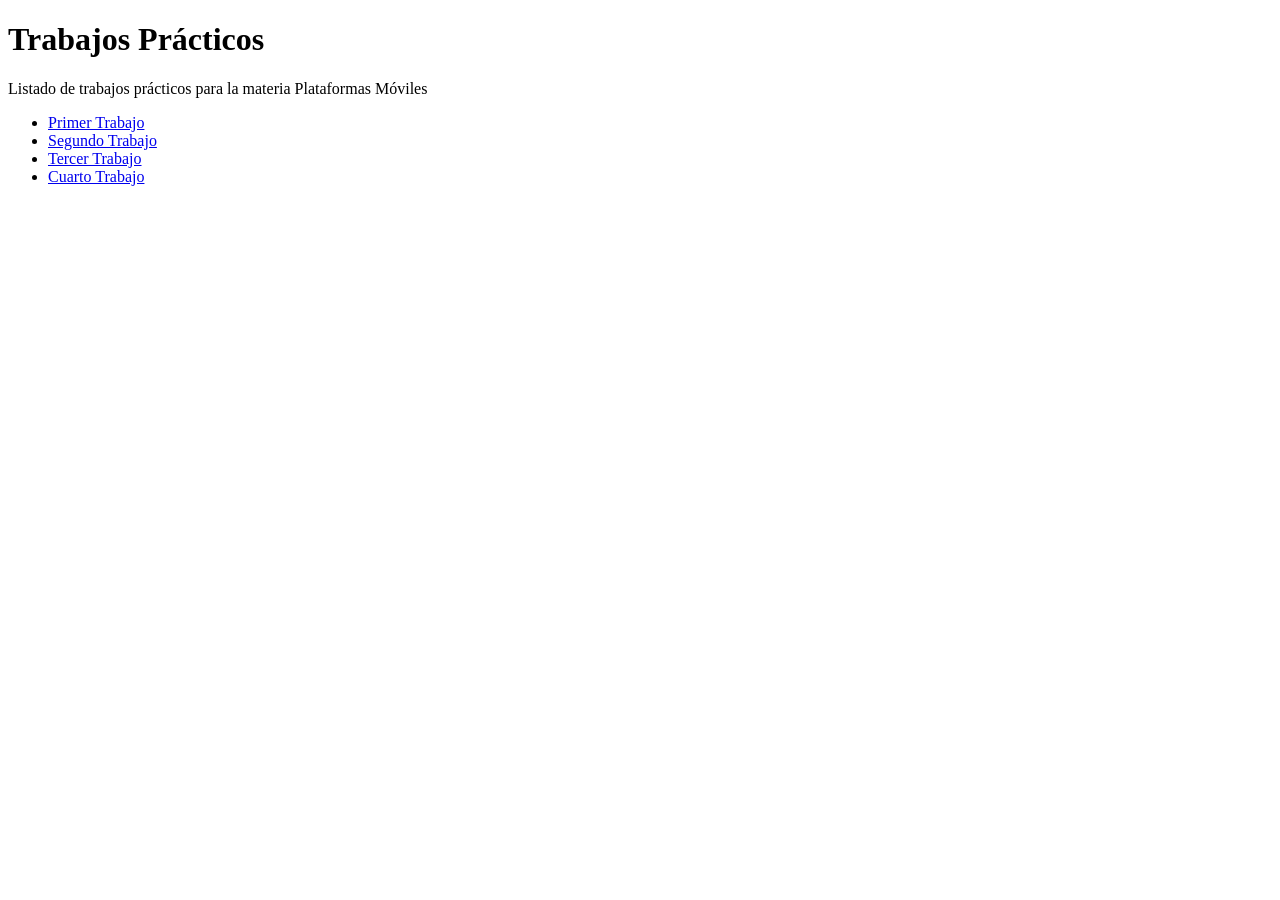
<file: index.html>
<!DOCTYPE html>
<html>
   <head>
      <title>Hola Mundo!</title>
   </head>
   <body>
     <h1>Trabajos Prácticos</h1>
     <p>Listado de trabajos prácticos para la materia Plataformas Móviles</p>
     <ul>
      <li><a href="tp-1/">Primer Trabajo</a></li>
      <li><a href="tp-2/">Segundo Trabajo</a></li>
      <li><a href="tp-3/">Tercer Trabajo</a></li>
      <li><a href="tp-4/">Cuarto Trabajo</a></li>
     </ul>
   </body>
</html>
</file>
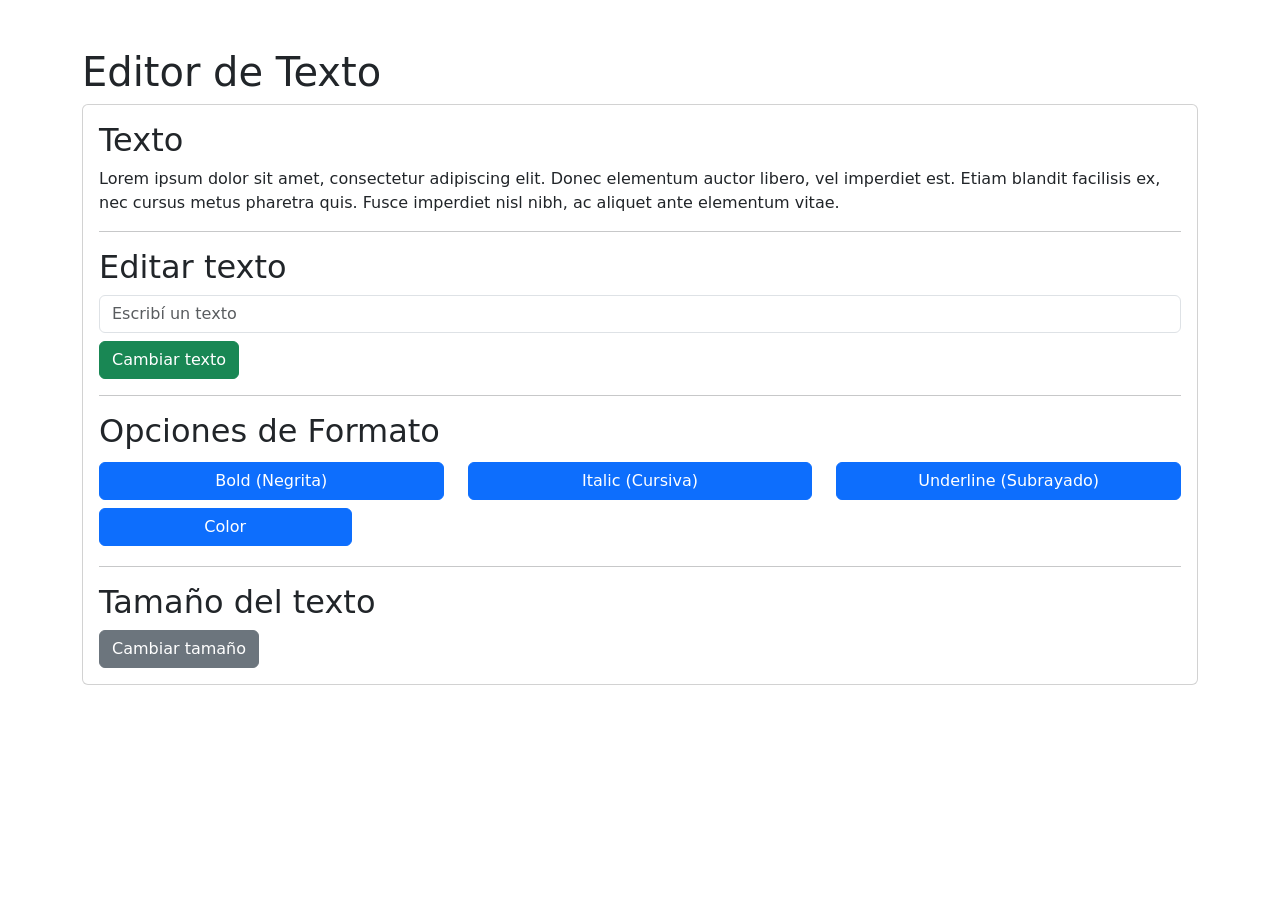
<file: Tp-12/Index.html>
<!DOCTYPE html>
<html>
<head>
    <meta charset="utf-8">
    <meta name="viewport" content="width=device-width, initial-scale=1">
    <title>Editor de Texto - DOM y JavaScript</title>
    <link href="https://cdn.jsdelivr.net/npm/bootstrap@5.3.6/dist/css/bootstrap.min.css" rel="stylesheet" integrity="sha384-4Q6Gf2aSP4eDXB8Miphtr37CMZZQ5oXLH2yaXMJ2w8e2ZtHTl7GptT4jmndRuHDT" crossorigin="anonymous">
</head>

<body>

    <div class="container my-1 my-sm-2 my-md-4 my-lg-5">

        <h1>Editor de Texto</h1>

        <div class="card">
            <div class="card-body">

                <h2>Texto</h2>

                <p class="texto" id="texto">
                    Lorem ipsum dolor sit amet, consectetur adipiscing elit. Donec elementum auctor libero, vel imperdiet est. Etiam blandit facilisis ex, nec cursus metus pharetra quis. Fusce imperdiet nisl nibh, ac aliquet ante elementum vitae.
                </p>

                <hr class="hr">

                <!-- CAMBIAR TEXTO -->

                <h2>Editar texto</h2>

                <input type="text" id="inputTexto" class="form-control mb-2"
                    placeholder="Escribí un texto">

                <button id="btnTexto" class="btn btn-success">
                    Cambiar texto
                </button>

                <hr class="hr">

                <h2>Opciones de Formato</h2>

                <div class="row">

                    <div class="col-12 col-md-4 my-1">
                        <button id="btn-negrita" class="btn d-block w-100 btn-primary" data-formato="negrita">
                            Bold (Negrita)
                        </button>
                    </div>

                    <div class="col-12 col-md-4 my-1">
                        <button id="btn-cursiva" class="btn d-block w-100 btn-primary" data-formato="cursiva">
                            Italic (Cursiva)
                        </button>
                    </div>

                    <div class="col-12 col-md-4 my-1">
                        <button id="btn-subrayado" class="btn d-block w-100 btn-primary" data-formato="subrayado">
                            Underline (Subrayado)
                        </button>
                    </div>

                    <div class="col-12 col-md-3 my-1">
                        <button id="btn-color" class="btn d-block w-100 btn-primary" data-formato="color">
                            Color
                        </button>
                    </div>

                </div>

                <hr class="hr">

                <!-- CAMBIAR TAMAÑO -->

                <h2>Tamaño del texto</h2>

                <button id="btn-tamaño" class="btn btn-secondary">
                    Cambiar tamaño
                </button>

            </div>
        </div>
    </div>


    <script src="https://cdn.jsdelivr.net/npm/bootstrap@5.3.6/dist/js/bootstrap.bundle.min.js" integrity="sha384-j1CDi7MgGQ12Z7Qab0qlWQ/Qqz24Gc6BM0thvEMVjHnfYGF0rmFCozFSxQBxwHKO" crossorigin="anonymous"></script>


    <script type="text/javascript">

        /**
         * funcionNegrita()
         * Esta función se ejecuta cuando el usuario selecciona la opción Bold (negrita).
         */
        function funcionNegrita() {

            if (texto.style.fontWeight == "bold") {

                texto.style.fontWeight = "normal";

            } else {

                texto.style.fontWeight = "bold";

            }

            actualizarBotones();
        }


        /**
         * funcionCursiva()
         * Esta función se ejecuta cuando el usuario selecciona la opción Italic (cursiva).
         */
        function funcionCursiva() {

            if (texto.style.fontStyle == "italic") {

                texto.style.fontStyle = "normal";

            } else {

                texto.style.fontStyle = "italic";

            }

            actualizarBotones();
        }


        /**
         * funcionSubrayado()
         * Esta función se ejecuta cuando el usuario selecciona la opción Underline (subrayado).
         */
        function funcionSubrayado() {

            if (texto.style.textDecoration == "underline") {

                texto.style.textDecoration = "none";

            } else {

                texto.style.textDecoration = "underline";

            }

            actualizarBotones();
        }


        /**
         * funcionColor()
         * Esta función se ejecuta cuando el usuario selecciona la opción color.
         */
        function funcionColor() {

            if (texto.style.color == "red") {

                texto.style.color = "black";

            } else {

                texto.style.color = "red";

            }

            actualizarBotones();
        }


        function handlerBoton(e) {

            // Obtiene el valor del atributo "data-formato"
            const funcionBoton = e.target.dataset.formato;

            switch (funcionBoton) {

                case 'negrita':
                    funcionNegrita();
                    break;

                case 'cursiva':
                    funcionCursiva();
                    break;

                case 'subrayado':
                    funcionSubrayado();
                    break;

                case 'color':
                    funcionColor();
                    break;

            }
        }


        document.querySelectorAll('button.btn').forEach(e => e.addEventListener('click', handlerBoton));


        // cambiar texto

        const inputTexto = document.querySelector('#inputTexto');
        const btnTexto = document.querySelector('#btnTexto');

        btnTexto.addEventListener('click', function() {

            if (inputTexto.value != "") {

                texto.innerText = inputTexto.value;

            }

        });


        // cambiar el tamaño del texto

        const btnTamaño = document.querySelector('#btn-tamaño');

        btnTamaño.addEventListener('click', function() {

            if (texto.style.fontSize == "24px") {

                texto.style.fontSize = "16px";

            } else {

                texto.style.fontSize = "24px";

            }

        });


        // mostrar las actualizaciones de los botones 

        function actualizarBotones() {

            const botonNegrita = document.querySelector('#btn-negrita');
            const botonCursiva = document.querySelector('#btn-cursiva');
            const botonSubrayado = document.querySelector('#btn-subrayado');
            const botonColor = document.querySelector('#btn-color');


            if (texto.style.fontWeight == "bold") {

                botonNegrita.innerText = "Negrita: ACTIVADA";

            } else {

                botonNegrita.innerText = "Bold (Negrita)";

            }


            if (texto.style.fontStyle == "italic") {

                botonCursiva.innerText = "Cursiva: ACTIVADA";

            } else {

                botonCursiva.innerText = "Italic (Cursiva)";

            }


            if (texto.style.textDecoration == "underline") {

                botonSubrayado.innerText = "Subrayado: ACTIVADO";

            } else {

                botonSubrayado.innerText = "Underline (Subrayado)";

            }


            if (texto.style.color == "red") {

                botonColor.innerText = "Color: ACTIVADO";

            } else {

                botonColor.innerText = "Color";

            }

        }

    </script>

</body>
</file>
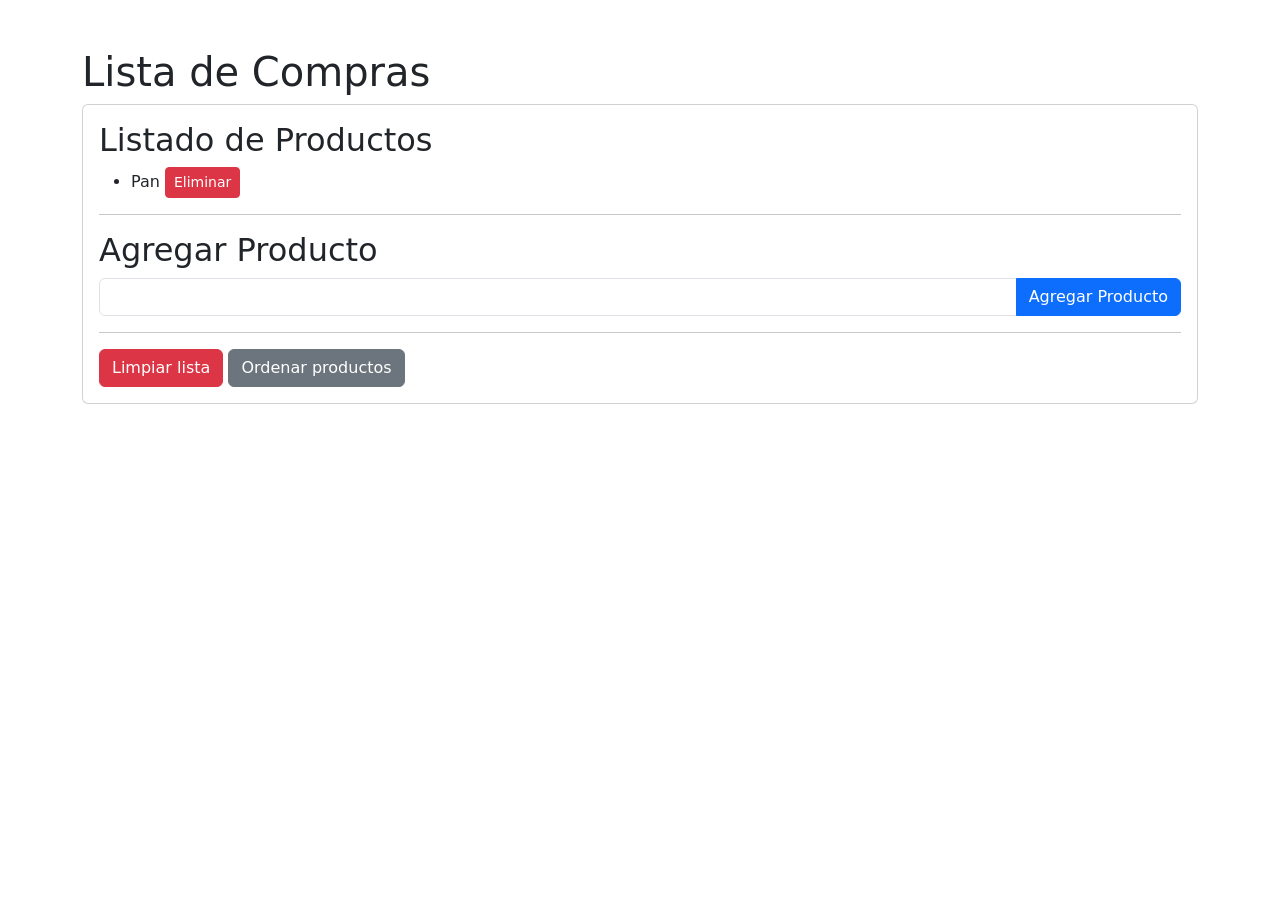
<file: Tp-13/Index.html>
<!DOCTYPE html>
<html>
<head>
    <meta charset="utf-8">
    <meta name="viewport" content="width=device-width, initial-scale=1">
    <title>Lista de Compras - DOM y JavaScript</title>
    <link href="https://cdn.jsdelivr.net/npm/bootstrap@5.3.6/dist/css/bootstrap.min.css" rel="stylesheet" integrity="sha384-4Q6Gf2aSP4eDXB8Miphtr37CMZZQ5oXLH2yaXMJ2w8e2ZtHTl7GptT4jmndRuHDT" crossorigin="anonymous">
</head>

<body>

    <div class="container my-1 my-sm-2 my-md-4 my-lg-5">

        <h1>Lista de Compras</h1>

        <div class="card">
            <div class="card-body">

                <h2>Listado de Productos</h2>

                <ul id="lista-productos">
                    <li>
                        <span>Pan</span>
                        <button class="btn btn-danger btn-sm">Eliminar</button>
                    </li>
                </ul>

                <hr class="hr">

                <h2>Agregar Producto</h2>

                <form id="form-producto">

                    <div class="input-group mb-3">

                        <input type="text" class="form-control" aria-label="Nombre del Producto">

                        <button class="btn btn-primary" type="submit">
                            Agregar Producto
                        </button>

                    </div>

                </form>

                <hr class="hr">

                <button id="btn-limpiar" class="btn btn-danger">
                    Limpiar lista
                </button>

                <button id="btn-ordenar" class="btn btn-secondary">
                    Ordenar productos
                </button>

            </div>
        </div>

    </div>


    <script src="https://cdn.jsdelivr.net/npm/bootstrap@5.3.6/dist/js/bootstrap.bundle.min.js" integrity="sha384-j1CDi7MgGQ12Z7Qab0qlWQ/Qqz24Gc6BM0thvEMVjHnfYGF0rmFCozFSxQBxwHKO" crossorigin="anonymous"></script>

    <script type="text/javascript">

        /**
         * agregarProducto()
         * esta función se va a llamar cuando el usuario envía
         * el formulario con el nombre del producto para agregar.
         */
        function agregarProducto(nombreProducto) {

            const lista = document.querySelector('#lista-productos');

            const nuevoProducto = document.createElement('li');

            const textoProducto = document.createElement('span');

            textoProducto.innerText = nombreProducto;

            nuevoProducto.append(textoProducto);

            const botonEliminar = document.createElement('button');

            botonEliminar.innerText = "Eliminar";

            botonEliminar.addEventListener('click', function() {

                nuevoProducto.remove();

            });

            nuevoProducto.append(botonEliminar);

            lista.append(nuevoProducto);
        }


        function handlerFormulario(evento) {

            evento.preventDefault();

            const input = evento.target.querySelector('input');

            const nombreProducto = input.value;

            input.value = "";

            agregarProducto(nombreProducto);
        }


        document.querySelector('form').addEventListener('submit', handlerFormulario);


        // Eliminar el Pan que ya estaba en la lista

        const botonPan = document.querySelector('#lista-productos li button');

        botonPan.addEventListener('click', function() {

            const producto = document.querySelector('#lista-productos li');

            producto.remove();

        });


        // LIMPIAR LA LISTA

        const btnLimpiar = document.querySelector('#btn-limpiar');

        btnLimpiar.addEventListener('click', function() {

            const lista = document.querySelector('#lista-productos');

            lista.innerHTML = "";

        });


        // ORDENAR PRODUCTOS

        const btnOrdenar = document.querySelector('#btn-ordenar');

        btnOrdenar.addEventListener('click', function() {

            const lista = document.querySelector('#lista-productos');

            const productos = document.querySelectorAll('#lista-productos li');

            let productosTexto = [];

            productos.forEach(function(producto) {

                const nombre = producto.querySelector('span');

                productosTexto.push(nombre.innerText);

            });

            productosTexto.sort();

            lista.innerHTML = "";

            productosTexto.forEach(function(producto) {

                agregarProducto(producto);

            });

        });

    </script>

</body>
</html>
</file>
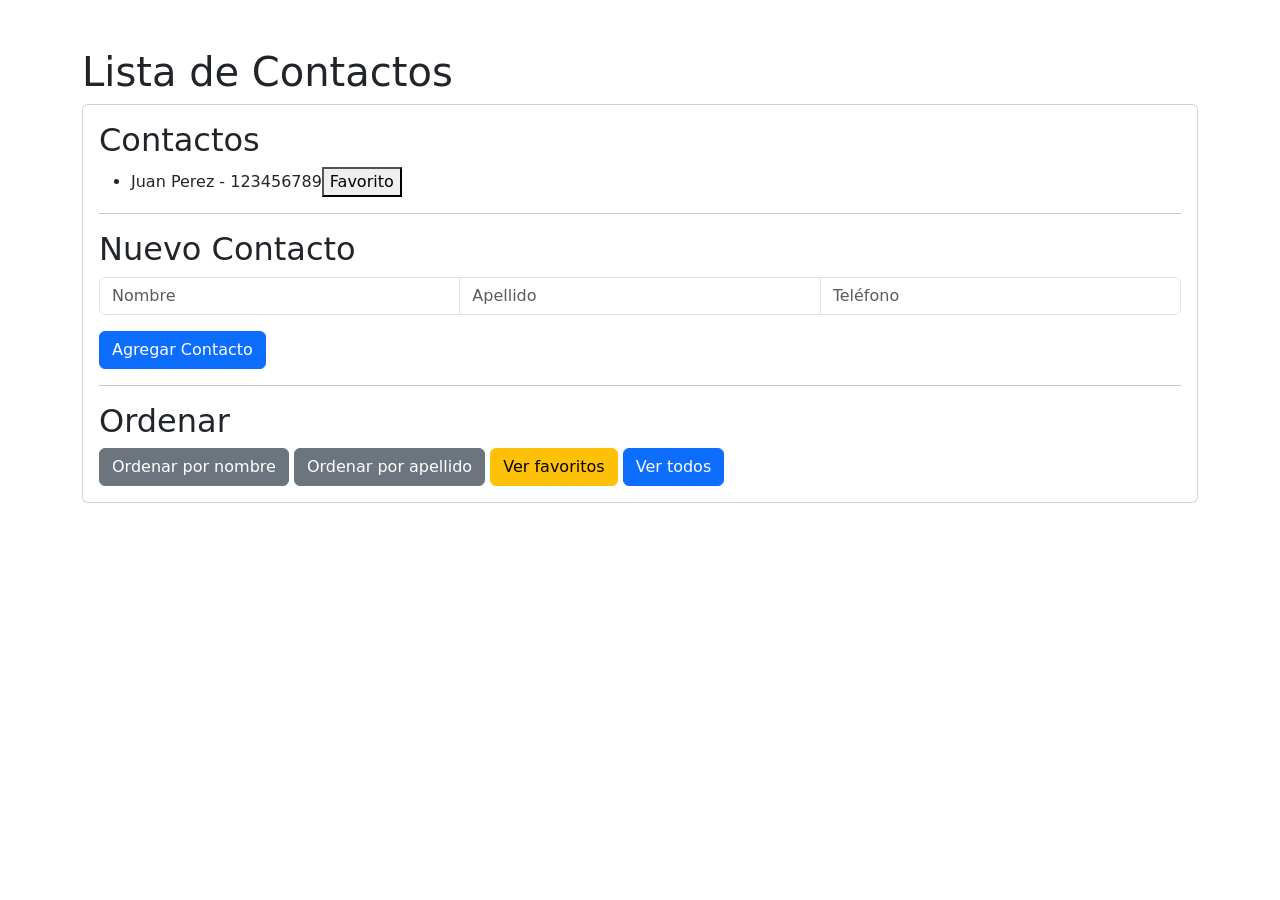
<file: Tp-14/Index.html>
<!DOCTYPE html>
<html>
<head>
    <meta charset="utf-8">
    <meta name="viewport" content="width=device-width, initial-scale=1">
    <title>Lista de Contactos - DOM y JavaScript</title>
    <link href="https://cdn.jsdelivr.net/npm/bootstrap@5.3.6/dist/css/bootstrap.min.css" rel="stylesheet" integrity="sha384-4Q6Gf2aSP4eDXB8Miphtr37CMZZQ5oXLH2yaXMJ2w8e2ZtHTl7GptT4jmndRuHDT" crossorigin="anonymous">
</head>

<body>

    <div class="container my-1 my-sm-2 my-md-4 my-lg-5">

        <h1>Lista de Contactos</h1>

        <div class="card">
            <div class="card-body">

                <h2>Contactos</h2>

                <ul id="lista-contactos"></ul>

                <hr class="hr">

                <h2>Nuevo Contacto</h2>

                <form id="form-producto">

                    <div class="input-group mb-3">

                        <input type="text"
                            class="form-control"
                            name="nombre"
                            id="input-nombre"
                            placeholder="Nombre"
                            aria-label="Nombre">

                        <input type="text"
                            class="form-control"
                            name="apellido"
                            id="input-apellido"
                            placeholder="Apellido"
                            aria-label="Apellido">

                        <input type="text"
                            class="form-control"
                            name="telefono"
                            id="input-telefono"
                            placeholder="Teléfono"
                            aria-label="Teléfono">

                    </div>

                    <button class="btn btn-primary" type="submit">
                        Agregar Contacto
                    </button>

                </form>

                <hr class="hr">

                <h2>Ordenar</h2>

                <button id="btn-nombre" class="btn btn-secondary">
                    Ordenar por nombre
                </button>

                <button id="btn-apellido" class="btn btn-secondary">
                    Ordenar por apellido
                </button>

                <button id="btn-favoritos" class="btn btn-warning">
                    Ver favoritos
                </button>

                <button id="btn-todos" class="btn btn-primary">
                    Ver todos
                </button>

            </div>
        </div>
    </div>


    <script src="https://cdn.jsdelivr.net/npm/bootstrap@5.3.6/dist/js/bootstrap.bundle.min.js" integrity="sha384-j1CDi7MgGQ12Z7Qab0qlWQ/Qqz24Gc6BM0thvEMVjHnfYGF0rmFCozFSxQBxwHKO" crossorigin="anonymous"></script>


    <script type="text/javascript">

        let contactos = [
            {
                nombre: 'Juan',
                apellido: 'Perez',
                telefono: '123456789',
                favorito: false,
            },
        ];


        /**
         * agregarContacto()
         * Esta función agrega un nuevo contacto al array.
         */
        function agregarContacto(nombre, apellido, telefono) {

            const nuevoContacto = {

                nombre: nombre,
                apellido: apellido,
                telefono: telefono,
                favorito: false

            };

            contactos.push(nuevoContacto);

            mostrarListado();
        }


        /**
         * mostrarListado()
         * Esta función muestra en el DOM todos los contactos.
         */
        function mostrarListado() {

            const lista = document.querySelector('#lista-contactos');

            lista.innerHTML = "";

            contactos.forEach(function(contacto) {

                const elemento = document.createElement('li');

                elemento.innerText =
                    contacto.nombre + " " +
                    contacto.apellido + " - " +
                    contacto.telefono;

                const botonFavorito = document.createElement('button');

                if (contacto.favorito == true) {

                    botonFavorito.innerText = "Quitar favorito";

                } else {

                    botonFavorito.innerText = "Favorito";

                }


                botonFavorito.addEventListener('click', function() {

                    if (contacto.favorito == true) {

                        contacto.favorito = false;

                    } else {

                        contacto.favorito = true;

                    }

                    mostrarListado();

                });


                elemento.append(botonFavorito);

                lista.append(elemento);

            });
        }


        function handlerFormulario(e) {

            e.preventDefault();

            const inputNombre = e.target.querySelector('#input-nombre');
            const inputApellido = e.target.querySelector('#input-apellido');
            const inputTelefono = e.target.querySelector('#input-telefono');

            const nombre = inputNombre.value;
            const apellido = inputApellido.value;
            const telefono = inputTelefono.value;

            inputNombre.value = "";
            inputApellido.value = "";
            inputTelefono.value = "";

            agregarContacto(nombre, apellido, telefono);
        }


        document.querySelector('form').addEventListener('submit', handlerFormulario);


        // Ordenar solo por nombre
     

        const btnNombre = document.querySelector('#btn-nombre');

        btnNombre.addEventListener('click', function() {

            contactos.sort(function(a, b) {

                return a.nombre.localeCompare(b.nombre);

            });

            mostrarListado();

        });


      
        // Ordenar solo por apellido

        const btnApellido = document.querySelector('#btn-apellido');

        btnApellido.addEventListener('click', function() {

            contactos.sort(function(a, b) {

                return a.apellido.localeCompare(b.apellido);

            });

            mostrarListado();

        });


    
        // Mostrar solo favoritos
     
        const btnFavoritos = document.querySelector('#btn-favoritos');
        btnFavoritos.addEventListener('click', function() {
            const lista = document.querySelector('#lista-contactos');

            lista.innerHTML = "";

            contactos.forEach(function(contacto) {

                if (contacto.favorito == true) {
                    const elemento = document.createElement('li');

                    elemento.innerText =
                        contacto.nombre + " " +
                        contacto.apellido + " - " +
                        contacto.telefono;

                    lista.append(elemento);

                }

            });

        });

        // Mostrar todo
       
        const btnTodos = document.querySelector('#btn-todos');

        btnTodos.addEventListener('click', function() {
            mostrarListado();

        });


        // Mostrar el contacto inicial
        mostrarListado();

    </script>

</body>
</html>
</file>
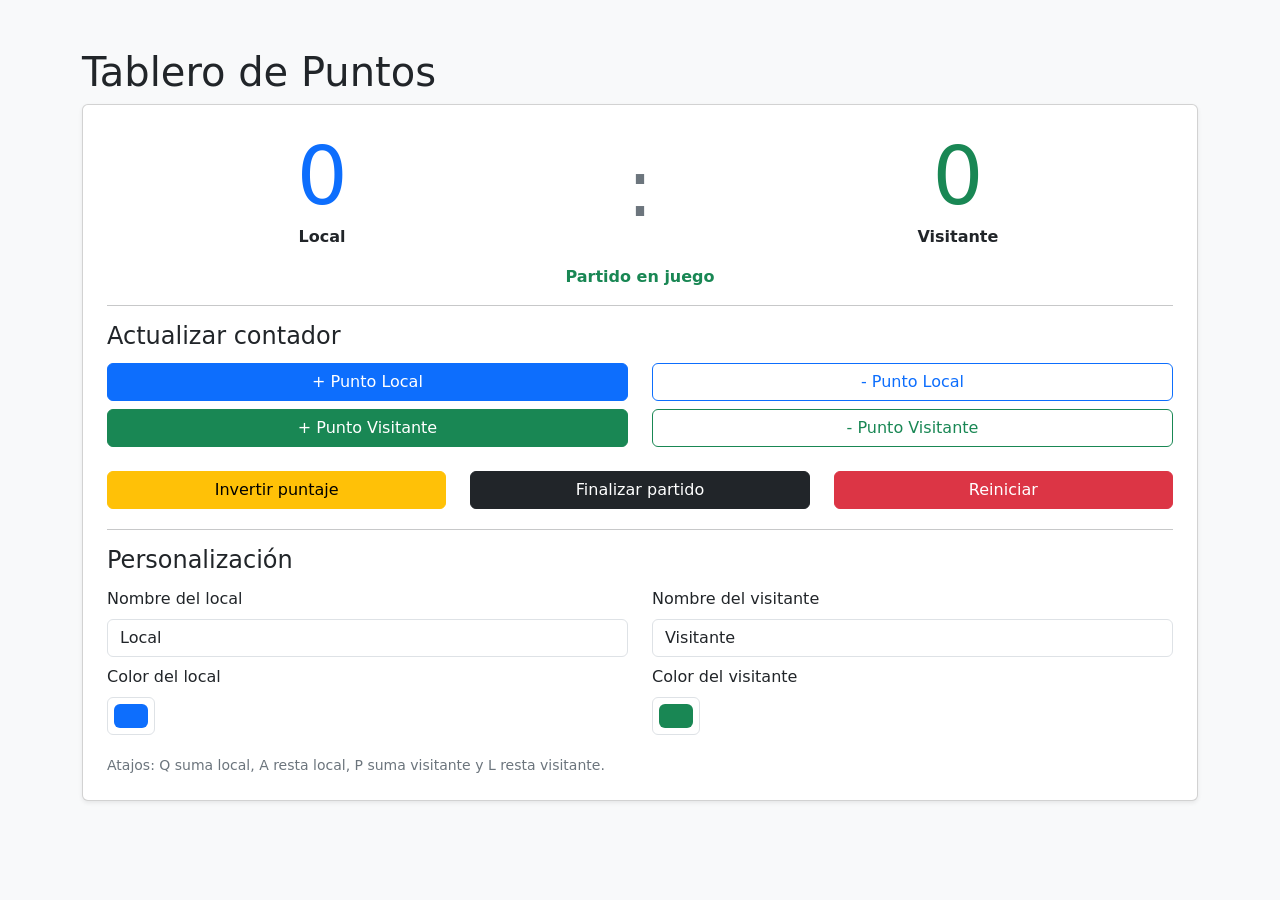
<file: Tp-15/Index.html>
<!DOCTYPE html>
<html lang="es">
<head>
    <meta charset="utf-8">
    <meta name="viewport" content="width=device-width, initial-scale=1">
    <title>Tablero de Puntos - DOM y JavaScript</title>
    <link href="https://cdn.jsdelivr.net/npm/bootstrap@5.3.6/dist/css/bootstrap.min.css" rel="stylesheet" integrity="sha384-4Q6Gf2aSP4eDXB8Miphtr37CMZZQ5oXLH2yaXMJ2w8e2ZtHTl7GptT4jmndRuHDT" crossorigin="anonymous">
</head>
<body class="bg-light">
    <main class="container my-1 my-sm-2 my-md-4 my-lg-5">
        <h1>Tablero de Puntos</h1>

        <section class="card shadow-sm">
            <div class="card-body p-3 p-md-4">
                <div class="row text-center align-items-center">
                    <div class="col-5">
                        <span id="puntosLocal" class="display-1 text-primary">0</span>
                        <p id="nombreLocal" class="m-0 fw-semibold">Local</p>
                    </div>
                    <div class="col-2">
                        <span class="display-1 text-secondary">:</span>
                    </div>
                    <div class="col-5">
                        <span id="puntosVisitante" class="display-1 text-success">0</span>
                        <p id="nombreVisitante" class="m-0 fw-semibold">Visitante</p>
                    </div>
                </div>

                <p id="estadoPartido" class="text-center text-success fw-semibold mt-3 mb-0">Partido en juego</p>

                <hr>

                <h2 class="h4">Actualizar contador</h2>
                <div class="row">
                    <div class="col-12 col-sm-6 my-1">
                        <button type="button" class="btn d-block w-100 btn-primary" data-puntaje="local" data-cambio="1">+ Punto Local</button>
                    </div>
                    <div class="col-12 col-sm-6 my-1">
                        <button type="button" class="btn d-block w-100 btn-outline-primary" data-puntaje="local" data-cambio="-1">- Punto Local</button>
                    </div>
                    <div class="col-12 col-sm-6 my-1">
                        <button type="button" class="btn d-block w-100 btn-success" data-puntaje="visitante" data-cambio="1">+ Punto Visitante</button>
                    </div>
                    <div class="col-12 col-sm-6 my-1">
                        <button type="button" class="btn d-block w-100 btn-outline-success" data-puntaje="visitante" data-cambio="-1">- Punto Visitante</button>
                    </div>
                </div>

                <div class="row mt-3">
                    <div class="col-12 col-sm-4 my-1">
                        <button type="button" id="invertir" class="btn d-block w-100 btn-warning">Invertir puntaje</button>
                    </div>
                    <div class="col-12 col-sm-4 my-1">
                        <button type="button" id="finalizar" class="btn d-block w-100 btn-dark">Finalizar partido</button>
                    </div>
                    <div class="col-12 col-sm-4 my-1">
                        <button type="button" id="reiniciar" class="btn d-block w-100 btn-danger">Reiniciar</button>
                    </div>
                </div>

                <hr>

                <h2 class="h4">Personalización</h2>
                <div class="row">
                    <div class="col-12 col-md-6 my-1">
                        <label for="inputNombreLocal" class="form-label">Nombre del local</label>
                        <input type="text" id="inputNombreLocal" class="form-control" value="Local" maxlength="20">
                    </div>
                    <div class="col-12 col-md-6 my-1">
                        <label for="inputNombreVisitante" class="form-label">Nombre del visitante</label>
                        <input type="text" id="inputNombreVisitante" class="form-control" value="Visitante" maxlength="20">
                    </div>
                    <div class="col-12 col-md-6 my-1">
                        <label for="colorLocal" class="form-label">Color del local</label>
                        <input type="color" id="colorLocal" class="form-control form-control-color" value="#0d6efd">
                    </div>
                    <div class="col-12 col-md-6 my-1">
                        <label for="colorVisitante" class="form-label">Color del visitante</label>
                        <input type="color" id="colorVisitante" class="form-control form-control-color" value="#198754">
                    </div>
                </div>

                <p class="text-secondary small mb-0 mt-3">Atajos: Q suma local, A resta local, P suma visitante y L resta visitante.</p>
            </div>
        </section>
    </main>

    <script>
        let puntosLocal = 0;
        let puntosVisitante = 0;
        let partidoFinalizado = false;

        const elementoPuntosLocal = document.querySelector('#puntosLocal');
        const elementoPuntosVisitante = document.querySelector('#puntosVisitante');
        const elementoNombreLocal = document.querySelector('#nombreLocal');
        const elementoNombreVisitante = document.querySelector('#nombreVisitante');
        const elementoEstado = document.querySelector('#estadoPartido');
        const botonesPuntaje = document.querySelectorAll('[data-puntaje]');
        const inputNombreLocal = document.querySelector('#inputNombreLocal');
        const inputNombreVisitante = document.querySelector('#inputNombreVisitante');
        const inputColorLocal = document.querySelector('#colorLocal');
        const inputColorVisitante = document.querySelector('#colorVisitante');

        function actualizarTablero() {
            elementoPuntosLocal.textContent = puntosLocal;
            elementoPuntosVisitante.textContent = puntosVisitante;
            botonesPuntaje.forEach(function (boton) {
                boton.disabled = partidoFinalizado;
            });

            if (partidoFinalizado) {
                elementoEstado.textContent = 'Partido finalizado';
                elementoEstado.className = 'text-center text-danger fw-semibold mt-3 mb-0';
            } else {
                elementoEstado.textContent = 'Partido en juego';
                elementoEstado.className = 'text-center text-success fw-semibold mt-3 mb-0';
            }
        }

        function cambiarPuntaje(equipo, cambio) {
            if (partidoFinalizado) {
                return;
            }

            if (equipo === 'local') {
                puntosLocal = Math.max(0, puntosLocal + cambio);
            } else {
                puntosVisitante = Math.max(0, puntosVisitante + cambio);
            }

            actualizarTablero();
        }

        botonesPuntaje.forEach(function (boton) {
            boton.addEventListener('click', function () {
                cambiarPuntaje(boton.dataset.puntaje, Number(boton.dataset.cambio));
            });
        });

        document.querySelector('#invertir').addEventListener('click', function () {
            const puntajeTemporal = puntosLocal;
            puntosLocal = puntosVisitante;
            puntosVisitante = puntajeTemporal;
            actualizarTablero();
        });

        document.querySelector('#finalizar').addEventListener('click', function () {
            partidoFinalizado = true;
            actualizarTablero();
        });

        document.querySelector('#reiniciar').addEventListener('click', function () {
            puntosLocal = 0;
            puntosVisitante = 0;
            partidoFinalizado = false;
            actualizarTablero();
        });

        inputNombreLocal.addEventListener('input', function () {
            elementoNombreLocal.textContent = inputNombreLocal.value.trim() || 'Local';
        });

        inputNombreVisitante.addEventListener('input', function () {
            elementoNombreVisitante.textContent = inputNombreVisitante.value.trim() || 'Visitante';
        });

        inputColorLocal.addEventListener('input', function () {
            elementoPuntosLocal.style.color = inputColorLocal.value;
        });

        inputColorVisitante.addEventListener('input', function () {
            elementoPuntosVisitante.style.color = inputColorVisitante.value;
        });

        document.addEventListener('keydown', function (evento) {
            const etiquetaActiva = document.activeElement.tagName;

            if (etiquetaActiva === 'INPUT' || etiquetaActiva === 'TEXTAREA') {
                return;
            }

            if (evento.key.toLowerCase() === 'q') {
                cambiarPuntaje('local', 1);
            } else if (evento.key.toLowerCase() === 'a') {
                cambiarPuntaje('local', -1);
            } else if (evento.key.toLowerCase() === 'p') {
                cambiarPuntaje('visitante', 1);
            } else if (evento.key.toLowerCase() === 'l') {
                cambiarPuntaje('visitante', -1);
            }
        });
    </script>
</body>
</html>
</file>
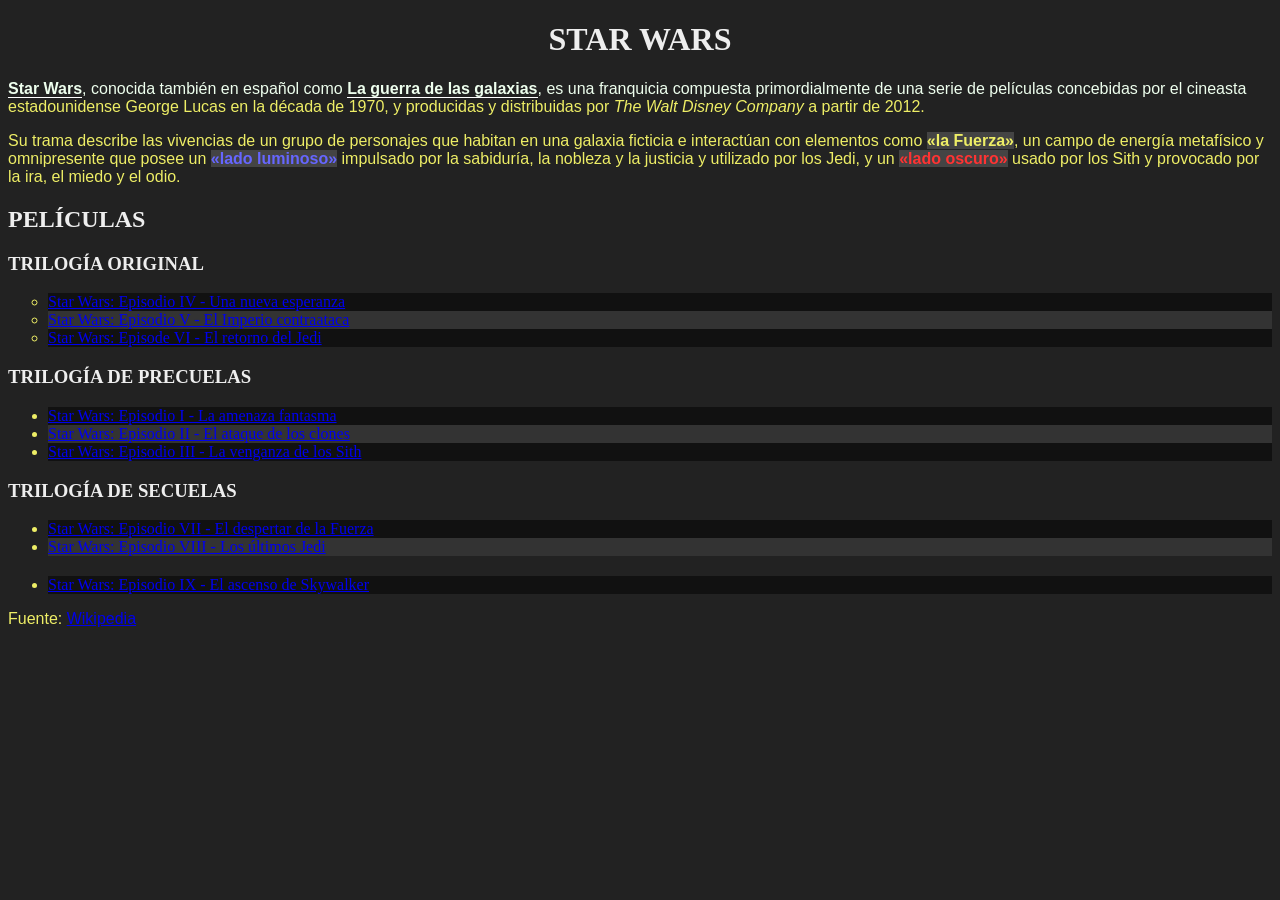
<file: tp-2/index.html>
<!DOCTYPE html>
<html>
<head>
    <meta charset="utf-8">
    <meta name="viewport" content="width=device-width, initial-scale=1">
    <title>TP2 - Selectores CSS</title>
    
    <style>
        body {
            background-color: #222;
            color: #ee6;
        }
        h1 {
            text-align: center;
        }
        p {
            font-family: sans-serif;
        }
        h1, h2, h3 {
            color: #eee;
        }
        strong {
            border-bottom: 1px solid white;
        }
        .the-force {
            background-color: #444;
            font-weight: bold;
        }
        .light-side {
            color: #66f;
        }

        .dark-side {
            color: #f33;
        }
        #og-trilogy {
            list-style-type: circle;
        }
        ul.movies-list:nth-of-type(2) {
            padding-left: 40px;
        }
        ul.movies-list:nth-of-type(3) li:last-child {
            margin-top: 20px;
        }
        h1, h2, h3 {
            text-transform: uppercase;
        }
        p:first-of-type::first-line {
            color: #efe;
        }
        h1:hover {
            color: #00ffff;
            cursor: pointer;
        }
        a:visited {
            color: #888;
        }
        a:not([href]) {
            font-style: italic;
        }
        ul.movies-list li:nth-child(odd) {
            background-color: #111;
        }

        ul.movies-list li:nth-child(even) {
            background-color: #333;
        }
    </style>
</head>
<body>
    <h1>Star Wars</h1>
    <p><strong>Star Wars</strong>, conocida también en español como <strong>La guerra de las galaxias</strong>, es una franquicia compuesta primordialmente de una serie de películas concebidas por el cineasta estadounidense George Lucas en la década de 1970, y producidas y distribuidas por <a>The Walt Disney Company</a> a partir de 2012.</p>
    <p>Su trama describe las vivencias de un grupo de personajes que habitan en una galaxia ficticia e interactúan con elementos como <span class="the-force">«la Fuerza»</span>, un campo de energía metafísico y omnipresente que posee un <span class="the-force light-side">«lado luminoso»</span> impulsado por la sabiduría, la nobleza y la justicia y utilizado por los Jedi, y un <span class="the-force dark-side">«lado oscuro»</span> usado por los Sith y provocado por la ira, el miedo y el odio.</p>
    
    <h2>Películas</h2>
    
    <h3>Trilogía Original</h3>
    <ul id="og-trilogy" class="movies-list">
        <li><a href="https://es.wikipedia.org/wiki/Star_Wars:_Episodio_IV_-_Una_nueva_esperanza">Star Wars: Episodio IV - Una nueva esperanza</a></li>
        <li><a href="https://es.wikipedia.org/wiki/Star_Wars:_Episodio_V_-_El_Imperio_contraataca">Star Wars: Episodio V - El Imperio contraataca</a></li>
        <li><a href="https://es.wikipedia.org/wiki/Star_Wars:_Episode_VI_-_Return_of_the_Jedi">Star Wars: Episode VI - El retorno del Jedi</a></li>
    </ul>
    
    <h3>Trilogía de precuelas</h3>
    <ul class="movies-list">
        <li><a href="https://es.wikipedia.org/wiki/Star_Wars:_Episodio_I_-_La_amenaza_fantasma">Star Wars: Episodio I - La amenaza fantasma</a></li>
        <li><a href="https://es.wikipedia.org/wiki/Star_Wars:_Episodio_II_-_El_ataque_de_los_clones">Star Wars: Episodio II - El ataque de los clones</a></li>
        <li><a href="https://es.wikipedia.org/wiki/Star_Wars:_Episodio_III_-_La_venganza_de_los_Sith">Star Wars: Episodio III - La venganza de los Sith</a></li>
    </ul>
    
    <h3>Trilogía de secuelas</h3>
    <ul class="movies-list">
        <li><a href="https://es.wikipedia.org/wiki/Star_Wars:_Episodio_VII_-_El_despertar_de_la_Fuerza">Star Wars: Episodio VII - El despertar de la Fuerza</a></li>
        <li><a href="https://es.wikipedia.org/wiki/Star_Wars:_Episodio_VIII_-_Los_%C3%BAtlimos_Jedi">Star Wars: Episodio VIII - Los últimos Jedi</a></li>
        <li><a href="https://es.wikipedia.org/wiki/Star_Wars:_Episodio_IX_-_El_ascenso_de_Skywalker">Star Wars: Episodio IX - El ascenso de Skywalker</a></li>
    </ul>
    
    <p>Fuente: <a href="https://es.wikipedia.org/wiki/Star_Wars">Wikipedia</a></p>
</body>
</html>
</file>
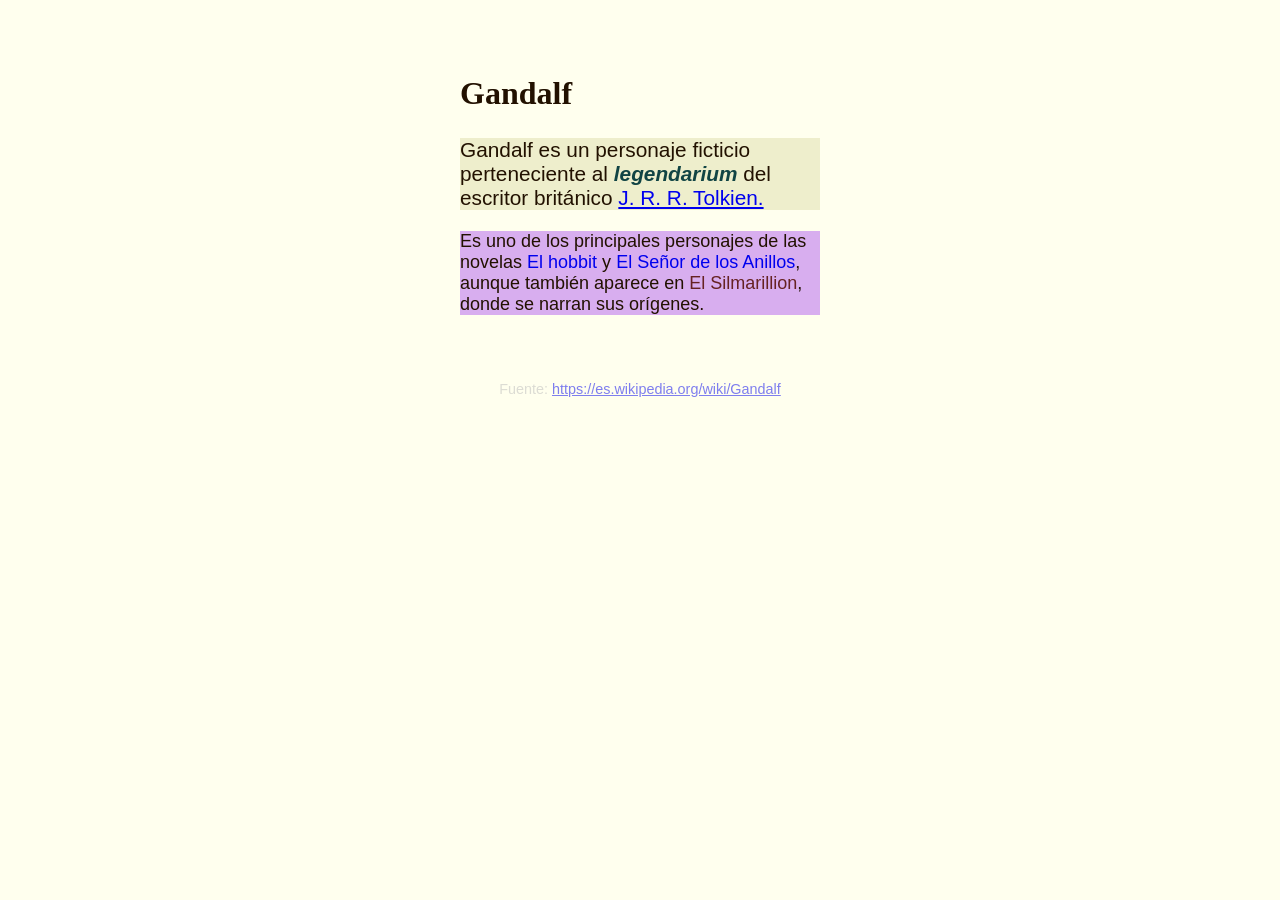
<file: tp-3/index.html>
<!DOCTYPE html>
<html lang="es">
<head>
	<meta charset="utf-8">
	<meta name="viewport" content="width=device-width, initial-scale=1">
	<title>TP3 - Especificidad CSS</title>
	<link rel="stylesheet" type="text/css" href="style.css">
	<style type="text/css">
		body {
			font-size: 18px;
			background-color: #ffe;
			color: #210;
		}

		#contenedor {
			max-width: 40ch;
			margin: 2rem auto;
			padding: 1rem;
		}

		h1 {
			font-size: 2rem;
			text-align: left;
		}

		p {
			font-family: sans-serif;
		}

		#primer-parrafo {
			font-size: 1.3rem;
			background-color: #eec;
		}

		p.importante em {
			font-weight: bold;
			color: #144;
		}

		p.novelas a {
			outline: none;
			text-decoration: none;
		}
		p.novelas a:hover {
			text-decoration: underline;
			background-color: #ccd;
		}

		body p.fuente.parrafo {
			color: #bbb !important;
			font-size: 0.9rem;
			opacity: 50%;
			text-align: center;
		}
	</style>
</head>
<body>
	<article id="contenedor">
		<h1 class="titulo">Gandalf</h1>
		
		<p id="primer-parrafo" class="importante parrafo">
			Gandalf es un personaje ficticio perteneciente al <em>legendarium</em> del escritor británico <a href="https://es.wikipedia.org/wiki/J._R._R._Tolkien">J. R. R. Tolkien.</a>
		</p>
		
		<p class="novelas parrafo">
			Es uno de los principales personajes de las novelas <a href="https://es.wikipedia.org/wiki/El_hobbit">El hobbit</a> y <a href="https://es.wikipedia.org/wiki/El_Señor_de_los_Anillos">El Señor de los Anillos</a>, aunque también aparece en <span class="complicado" style="color: #622">El Silmarillion</span>, donde se narran sus orígenes.
		</p>
	</article>

	<p class="fuente parrafo">
		Fuente: <a href="https://es.wikipedia.org/wiki/Gandalf">https://es.wikipedia.org/wiki/Gandalf</a>
	</p>
</body>
</html>
</file>
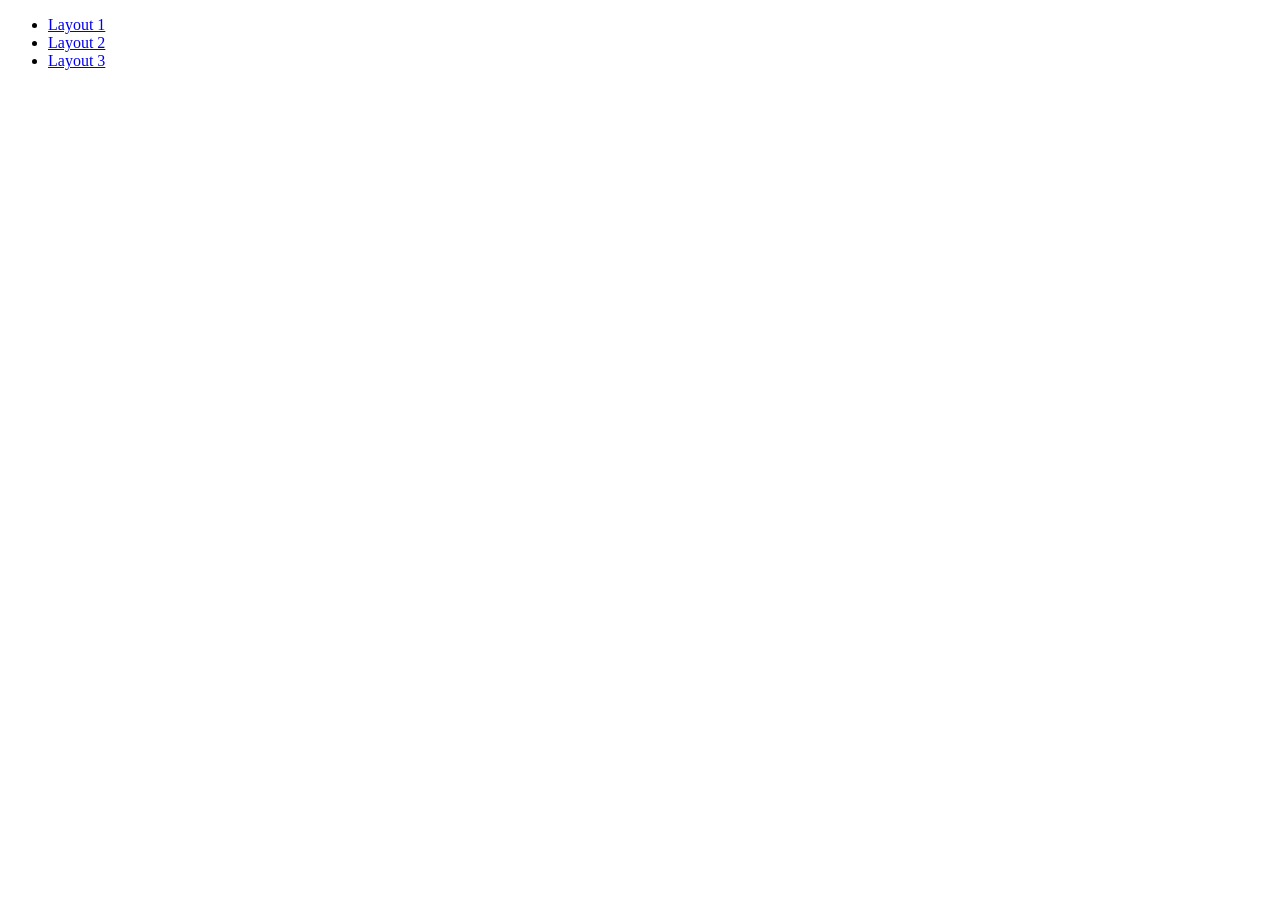
<file: tp-6/index.html>
<!DOCTYPE html>
<html lang="es">

<head>
    <meta charset="UTF-8">
    <meta http-equiv="X-UA-Compatible" content="IE=edge">
    <meta name="viewport" content="width=device-width, initial-scale=1.0">
    <title>Layout N</title>
<body>
    <ul>
        <li>
            <a href="layout-1.html">Layout 1</a>
        </li>
        <li>
            <a href="layout-2.html">Layout 2</a>
        </li>
        <li>
            <a href="layout-3.html">Layout 3</a>
        </li>
    </ul>
</body>

</html>
</file>
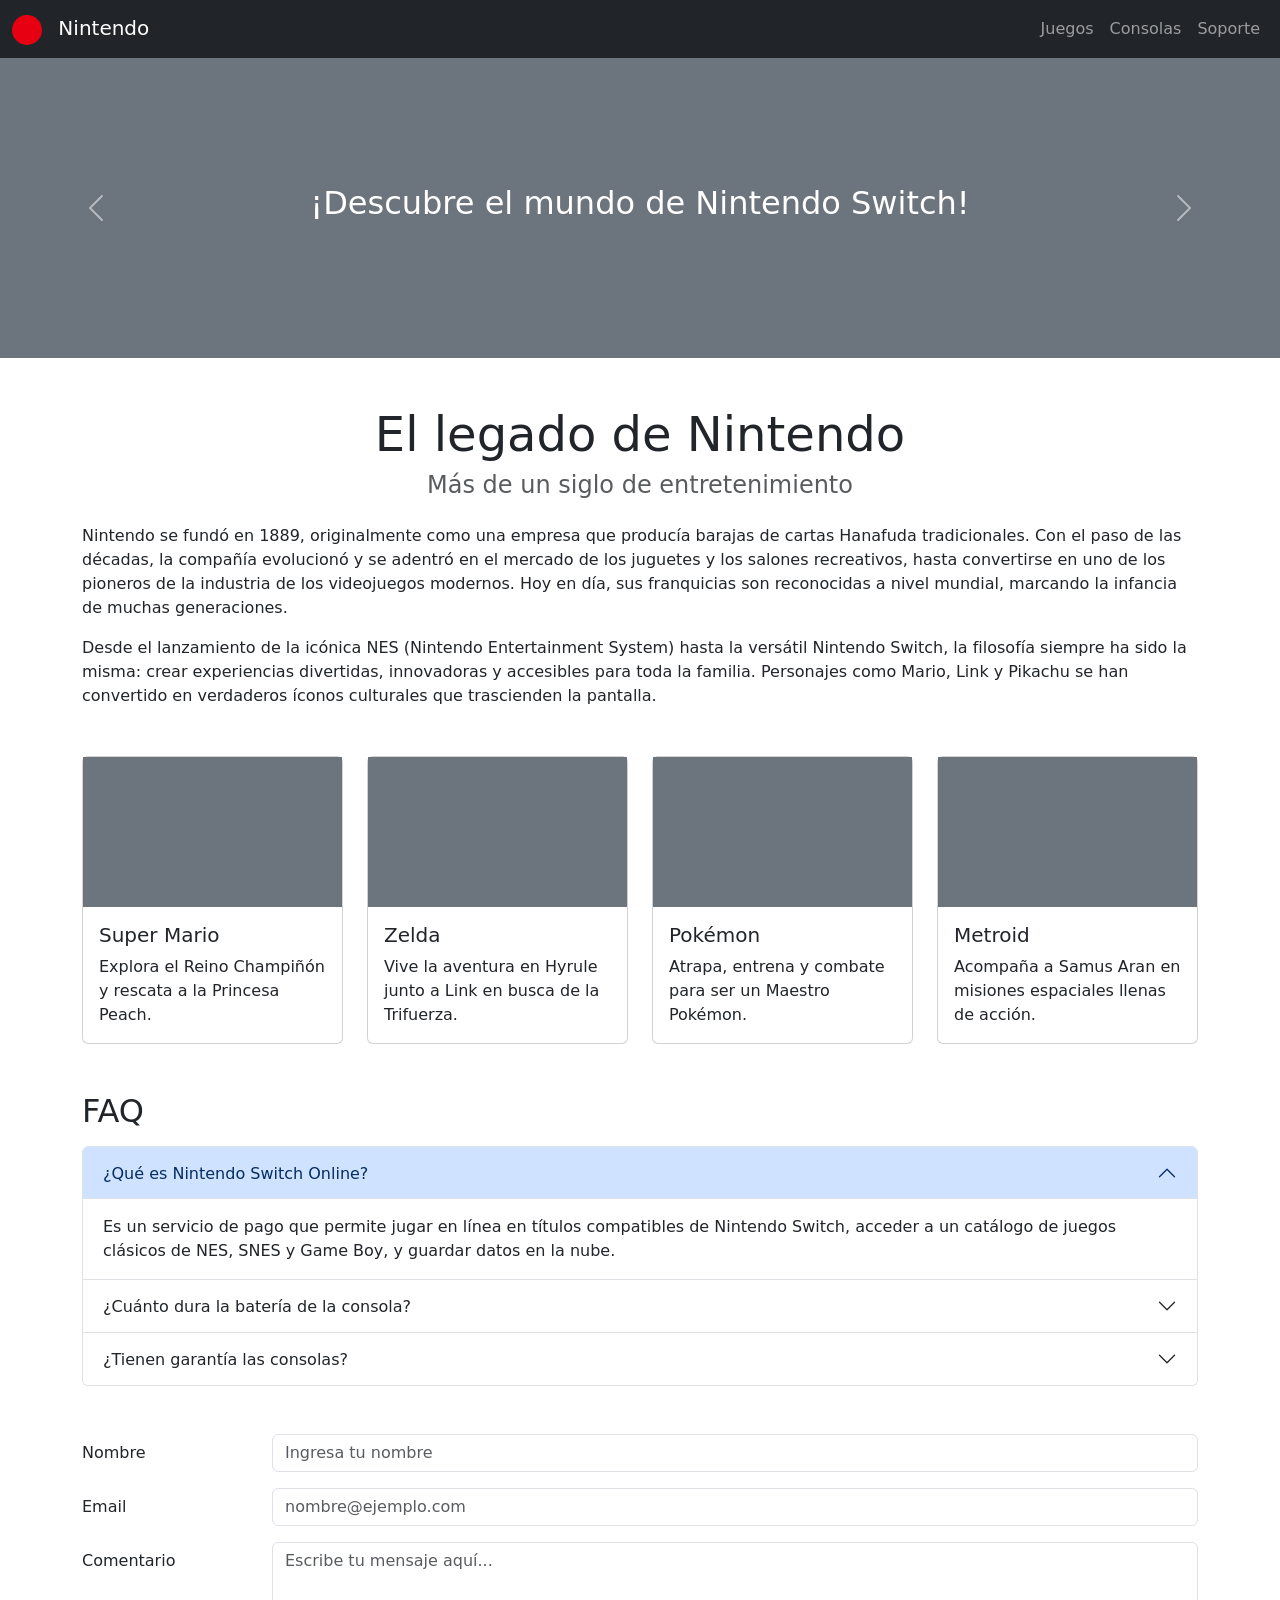
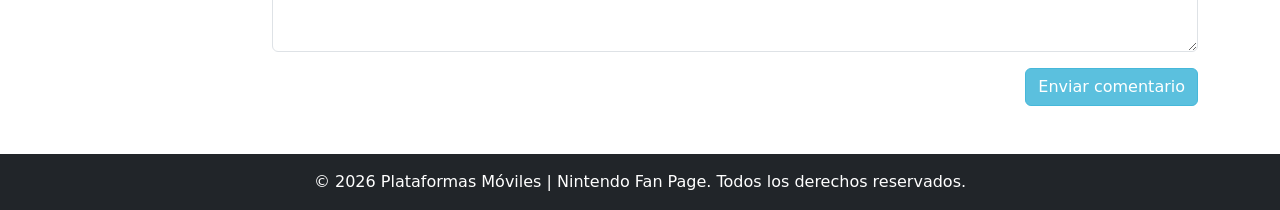
<file: Tp-7/Index.html>
<!DOCTYPE html>
<html lang="es">
<head>
    <meta charset="UTF-8">
    <meta name="viewport" content="width=device-width, initial-scale=1.0">
    <title>Nintendo - TP 7</title>
    <link href="https://cdn.jsdelivr.net/npm/bootstrap@5.3.3/dist/css/bootstrap.min.css" rel="stylesheet" integrity="sha384-QWTKZyjpPEjISv5WaRU9OFeRpok6YctnYmDr5pNlyT2bRjXh0JMhjY6hW+ALEwIH" crossorigin="anonymous">
</head>
<body>

    <nav class="navbar navbar-expand-lg navbar-dark bg-dark">
        <div class="container-fluid">
            <a class="navbar-brand" href="#">
                <span style="display:inline-block; width: 30px; height: 30px; background-color: #e60012; border-radius: 50%; vertical-align: middle; margin-right: 10px;"></span>
                Nintendo
            </a>
            <button class="navbar-toggler" type="button" data-bs-toggle="collapse" data-bs-bs-target="#navbarNav" aria-controls="navbarNav" aria-expanded="false" aria-label="Toggle navigation">
                <span class="navbar-toggler-icon"></span>
            </button>
            <div class="collapse navbar-collapse justify-content-end" id="navbarNav">
                <ul class="navbar-nav">
                    <li class="nav-item">
                        <a class="nav-link" href="#">Juegos</a>
                    </li>
                    <li class="nav-item">
                        <a class="nav-link" href="#">Consolas</a>
                    </li>
                    <li class="nav-item">
                        <a class="nav-link" href="#">Soporte</a>
                    </li>
                </ul>
            </div>
        </div>
    </nav>

    <div id="nintendoCarousel" class="carousel slide bg-secondary" style="height: 300px;">
        <div class="carousel-inner h-100">
            <div class="carousel-item active h-100 d-flex align-items-center justify-content-center">
                <h2 class="text-white">¡Descubre el mundo de Nintendo Switch!</h2>
            </div>
        </div>
        <button class="carousel-control-prev" type="button" data-bs-target="#nintendoCarousel" data-bs-slide="prev">
            <span class="carousel-control-prev-icon" aria-hidden="true"></span>
            <span class="visually-hidden">Anterior</span>
        </button>
        <button class="carousel-control-next" type="button" data-bs-target="#nintendoCarousel" data-bs-slide="next">
            <span class="carousel-control-next-icon" aria-hidden="true"></span>
            <span class="visually-hidden">Siguiente</span>
        </button>
    </div>

    <div class="container mt-5">

        <section class="text-center mb-5">
            <h1 class="display-5">El legado de Nintendo</h1>
            <h4 class="text-muted mb-4">Más de un siglo de entretenimiento</h4>
            <div class="text-start">
                <p>Nintendo se fundó en 1889, originalmente como una empresa que producía barajas de cartas Hanafuda tradicionales. Con el paso de las décadas, la compañía evolucionó y se adentró en el mercado de los juguetes y los salones recreativos, hasta convertirse en uno de los pioneros de la industria de los videojuegos modernos. Hoy en día, sus franquicias son reconocidas a nivel mundial, marcando la infancia de muchas generaciones.</p>
                <p>Desde el lanzamiento de la icónica NES (Nintendo Entertainment System) hasta la versátil Nintendo Switch, la filosofía siempre ha sido la misma: crear experiencias divertidas, innovadoras y accesibles para toda la familia. Personajes como Mario, Link y Pikachu se han convertido en verdaderos íconos culturales que trascienden la pantalla.</p>
            </div>
        </section>

        <section class="mb-5">
            <div class="row g-4">
                <div class="col-12 col-md-6 col-lg-3">
                    <div class="card h-100">
                        <div class="bg-secondary" style="height: 150px;"></div> <div class="card-body">
                            <h5 class="card-title">Super Mario</h5>
                            <p class="card-text">Explora el Reino Champiñón y rescata a la Princesa Peach.</p>
                        </div>
                    </div>
                </div>
                <div class="col-12 col-md-6 col-lg-3">
                    <div class="card h-100">
                        <div class="bg-secondary" style="height: 150px;"></div>
                        <div class="card-body">
                            <h5 class="card-title">Zelda</h5>
                            <p class="card-text">Vive la aventura en Hyrule junto a Link en busca de la Trifuerza.</p>
                        </div>
                    </div>
                </div>
                <div class="col-12 col-md-6 col-lg-3">
                    <div class="card h-100">
                        <div class="bg-secondary" style="height: 150px;"></div>
                        <div class="card-body">
                            <h5 class="card-title">Pokémon</h5>
                            <p class="card-text">Atrapa, entrena y combate para ser un Maestro Pokémon.</p>
                        </div>
                    </div>
                </div>
                <div class="col-12 col-md-6 col-lg-3">
                    <div class="card h-100">
                        <div class="bg-secondary" style="height: 150px;"></div>
                        <div class="card-body">
                            <h5 class="card-title">Metroid</h5>
                            <p class="card-text">Acompaña a Samus Aran en misiones espaciales llenas de acción.</p>
                        </div>
                    </div>
                </div>
            </div>
        </section>

        <section class="mb-5">
            <h2 class="mb-3">FAQ</h2>
            <div class="accordion" id="accordionFaq">
                <div class="accordion-item">
                    <h2 class="accordion-header">
                        <button class="accordion-button" type="button" data-bs-toggle="collapse" data-bs-target="#collapseOne" aria-expanded="true" aria-controls="collapseOne">
                            ¿Qué es Nintendo Switch Online?
                        </button>
                    </h2>
                    <div id="collapseOne" class="accordion-collapse collapse show" data-bs-parent="#accordionFaq">
                        <div class="accordion-body">
                            Es un servicio de pago que permite jugar en línea en títulos compatibles de Nintendo Switch, acceder a un catálogo de juegos clásicos de NES, SNES y Game Boy, y guardar datos en la nube.
                        </div>
                    </div>
                </div>
                <div class="accordion-item">
                    <h2 class="accordion-header">
                        <button class="accordion-button collapsed" type="button" data-bs-toggle="collapse" data-bs-target="#collapseTwo" aria-expanded="false" aria-controls="collapseTwo">
                            ¿Cuánto dura la batería de la consola?
                        </button>
                    </h2>
                    <div id="collapseTwo" class="accordion-collapse collapse" data-bs-parent="#accordionFaq">
                        <div class="accordion-body">
                            Depende del modelo. La versión original oscila entre 2.5 y 6.5 horas, mientras que el modelo OLED y la Switch Lite pueden durar entre 4.5 y 9 horas dependiendo del juego.
                        </div>
                    </div>
                </div>
                <div class="accordion-item">
                    <h2 class="accordion-header">
                        <button class="accordion-button collapsed" type="button" data-bs-toggle="collapse" data-bs-target="#collapseThree" aria-expanded="false" aria-controls="collapseThree">
                            ¿Tienen garantía las consolas?
                        </button>
                    </h2>
                    <div id="collapseThree" class="accordion-collapse collapse" data-bs-parent="#accordionFaq">
                        <div class="accordion-body">
                            Sí, todas nuestras consolas oficiales incluyen garantía directa de fábrica. Te recomendamos consultar en los centros de servicio autorizados según tu país.
                        </div>
                    </div>
                </div>
            </div>
        </section>

        <section class="mb-5">
            <form>
                <div class="row mb-3 align-items-center">
                    <label for="inputNombre" class="col-sm-2 col-form-label">Nombre</label>
                    <div class="col-sm-10">
                        <input type="text" class="form-control" id="inputNombre" placeholder="Ingresa tu nombre">
                    </div>
                </div>
                <div class="row mb-3 align-items-center">
                    <label for="inputEmail" class="col-sm-2 col-form-label">Email</label>
                    <div class="col-sm-10">
                        <input type="email" class="form-control" id="inputEmail" placeholder="nombre@ejemplo.com">
                    </div>
                </div>
                <div class="row mb-3">
                    <label for="inputComentario" class="col-sm-2 col-form-label">Comentario</label>
                    <div class="col-sm-10">
                        <textarea class="form-control" id="inputComentario" rows="4" placeholder="Escribe tu mensaje aquí..."></textarea>
                    </div>
                </div>
                <div class="d-flex justify-content-end">
                    <button type="submit" class="btn btn-info text-white" style="background-color: #5bc0de; border-color: #46b8da;">Enviar comentario</button>
                </div>
            </form>
        </section>

    </div>

    <footer class="bg-dark text-white text-center py-3">
        <div class="container">
            <p class="mb-0">© 2026 Plataformas Móviles | Nintendo Fan Page. Todos los derechos reservados.</p>
        </div>
    </footer>

    <script src="https://cdn.jsdelivr.net/npm/bootstrap@5.3.3/dist/js/bootstrap.bundle.min.js" integrity="sha384-YvpcrYf0tY3lHB60NNkmxc5s9fDVZLESaAA55NDzOxhy9GkcIdslK1eN7N6jIeHz" crossorigin="anonymous"></script>
</body>
</html>
</file>
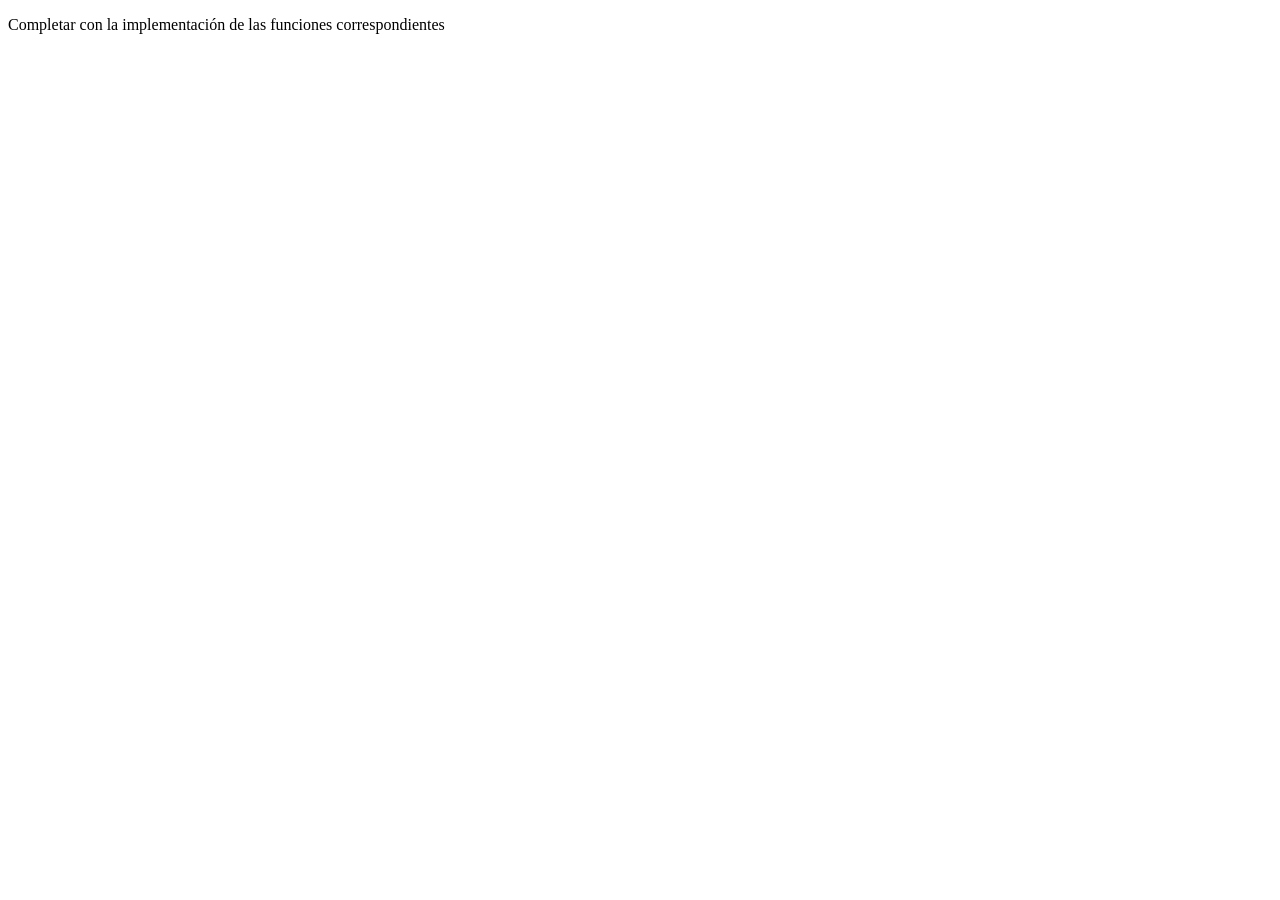
<file: Tp-8/Index.html>
<!DOCTYPE html>
<html>
<head>
	<meta charset="utf-8">
	<meta name="viewport" content="width=device-width, initial-scale=1">
	<title>TP-7: Funciones en JavaScript</title>
</head>
<body>
<p>Completar con la implementación de las funciones correspondientes</p>
<script type="text/javascript">
// Numeros

// 1- Implementar una función "suma" que retorne la suma de 2 numeros
// ejemplo: suma(2,3) retorna 5
function suma(num1, num2) {
 return num1 + num2;
}

console.log("Resultados de suma():")
console.log(suma(2,3)); // 5
console.log(suma(4,4)); // 8
console.log(suma(-10,10)); // 0


// 2- Implementar una función "elevarAlCubo" que eleve al cubo un numero
// ejemplo: elevarAlCubo(3) retorna 27
let elevarAlCubo = function(num) {
return num * num * num;
}

console.log("Resultados de elevarAlCubo():");
console.log(elevarAlCubo(3));  // 27
console.log(elevarAlCubo(99)); // 970299

// 3- Implementar una función "restoDivisionEntera" para devolver el resto de una división entera entre un dividendo y un divisor
// ejemplo: restoDivisionEntera(3,2) retorna 1
let restoDivisionEntera = (dividendo, divisor) => {
    return dividendo % divisor;
}

console.log("Resultados de restoDivisionEntera():");
console.log(restoDivisionEntera(1,3)); // 1
console.log(restoDivisionEntera(2,3)); // 2
console.log(restoDivisionEntera(3,3)); // 0
console.log(restoDivisionEntera(4,3)); // 1

// 4- Implementar una función "numeroPi" para devolver el numero PI
// ejemplo: numeroPi() retorna 3,14...
function numeroPi(num) {
   return Math.PI; 
}
console.log("Resultado de numeroPi():")
console.log(numeroPi())


// 5- Implementar una función "numeroRandom" para devolver un número random (aleatorio)
// ejemplo: numeroRandom() retorna 0,123...
function numeroRandom(num) {
return Math.random(num);
}
console.log("Resultados de numeroRandom():")
console.log(numeroRandom())
console.log(numeroRandom())
console.log(numeroRandom())

// 6- Implementar una función "numeroRandomDesdeHasta" para devolver un número random entre 2 valores recibidos como parámetros
// ejemplo: numeroRandomDesdeHasta(1,6) retorna 3
function numeroRandomDesdeHasta(desde, hasta) {
    return Math.floor(Math.random() * (hasta - desde + 1)) + desde;
}
console.log("Resultados de numeroRandomDesdeHasta():")
console.log(numeroRandomDesdeHasta(1,6))
console.log(numeroRandomDesdeHasta(2,5))
console.log(numeroRandomDesdeHasta(3,4))


// 7- Implementar una función "esPar" que reciba un número como parámetro y devuelva verdadero si el número es par, o falso si es impar
// ejemplo: esPar(4) retorna true, esPar(5) retorna false
function esPar(numero) {
    return numero % 2 === 0
}
console.log("Resultados de esPar():")
console.log(esPar(4)); // true
console.log(esPar(5)); // false
console.log(esPar(0)); // true
console.log(esPar(-2)); // true


// 8- Implementar una función "esPositivo" que reciba un número y devuelva true si el número es positivo, o false si es negativo o cero
// ejemplo: esPositivo(4) retorna true, esPositivo(-3) retorna false
function esPositivo(numero) {
    if (numero > 0 ) {
        return true;
    }else{
        return false;
    }
    }
console.log("Resultados de esPositivo():")
console.log(esPositivo(4)); // true
console.log(esPositivo(-3)); // false
console.log(esPositivo(0)); // false

// 9- Implementar una función "clasificarNumero" que reciba un número y retorne un mensaje indicando si el número es par o impar, y si es positivo o negativo
// ejemplo: clasificarNumero(4) retorna "El número 4 es par y positivo."
// ejemplo: clasificarNumero(-3) retorna "El número -3 es impar y negativo."
function clasificarNumero(numero) {
    if (numero % 2 === 0 && numero > 0) {
        return "El número " + numero + " es par y positivo.";
    } else if (numero % 2 !== 0 && numero > 0) {
        return "El número " + numero + " es impar y positivo.";
    } else if (numero % 2 === 0 && numero <= 0) {
        return "El número " + numero + " es par y no positivo.";
    } else {
        return "El número " + numero + " es impar y negativo.";
    }
}
console.log("Resultados de clasificarNumero():");
console.log(clasificarNumero(4));   // "El número 4 es par y positivo."
console.log(clasificarNumero(-3));  // "El número -3 es impar y negativo."
console.log(clasificarNumero(0));   // "El número 0 es par y no positivo."


// Cadenas de Caracteres

// 10- Implementar una función "transformarMayuscula" que transforme a mayúscula la cadena de caracteres recibida como parámetro
// ejemplo: transformarMayuscula("Plataformas Móviles") retorna "PLATAFORMAS MÓVILES"
function transformarMayuscula(texto){
    return  texto.toUpperCase(transformarMayuscula);
}
console.log("Resultados de transformarMayuscula():")
console.log(transformarMayuscula("Plataformas Móviles"))
console.log(transformarMayuscula("hola mundo"))
console.log(transformarMayuscula("abc"))


// 11- Implementar una función "primeraLetra" que nos devuelva la inicial de la cadena de caracteres recibida como parámetro
// ejemplo: primeraLetra("Plataformas") retorna "P"
function primeraLetra(cadena){
    return cadena.charAt(0);
}
console.log("Resultados de primeraLetra():")
console.log(primeraLetra("Plataformas Móviles"))
console.log(primeraLetra("hola mundo"))
console.log(primeraLetra("abc"))


// 12- Implementar una función "sinPrimeraLetra" que nos devuelva la cadena de caracteres recibida como parámetro sin la primera letra
// ejemplo: sinPrimeraLetra("Plataformas") retorna "lataformas"
function sinPrimeraLetra(cadena){
    return cadena.slice(1);
}
console.log("Resultados de sinPrimeraLetra():")
console.log(sinPrimeraLetra("Plataformas Móviles"))
console.log(sinPrimeraLetra("hola mundo"))
console.log(sinPrimeraLetra("abc"))


// 13- Implementar una función "primeraLetraMayuscula" que devuelve la cadena de caracteres recibida, pero  con su primera letra en mayúscula
// ejemplo: primeraLetraMayuscula("plataformas") retorna "Plataformas"
function primeraLetraMayuscula(cadena){
    return cadena.charAt(0).toUpperCase() + cadena.slice(1);
}
console.log("Resultados de primeraLetraMayuscula():")
console.log(primeraLetraMayuscula("plataformas móviles"))
console.log(primeraLetraMayuscula("hola mundo"))
console.log(primeraLetraMayuscula("abc"))


// 14- Implementar una función "terminaCon" que devuelve verdadero o falso si la palabra termina con la terminación recibida
// ejemplo: terminaCon("plataformas", "mas") retorna true
function terminaCon(palabra, terminacion){
    return palabra.endsWith(terminacion);
}
console.log("Resultados de terminaCon():")
console.log(terminaCon("hola", "a")); // true
console.log(terminaCon("hola", "o")); // false
console.log(terminaCon("plataformas", "mas")); // true
console.log(terminaCon("plataformas", "más")); // false

// 15- Implementar una función "palabraInvertida" que devuelva la palabra invertida
// ejemplo: palabraInvertida("hola") retorna "aloh";
function palabraInvertida(palabra) {
    let invertido = "";

    for (let i = palabra.length - 1; i >= 0; i--) {
        invertido = invertido + palabra[i];
    }

    return invertido;
}

console.log("Resultados de palabraInvertida():");
console.log(palabraInvertida("plataformas móviles"));
console.log(palabraInvertida("hola mundo"));
console.log(palabraInvertida("abc"));

</script>
</body>
</html>
</file>
<file: tp-3/style.css>
body {
			font-size: 18px;
			background-color: #ffe;
			color: #210;
		}

		#contenedor {
			max-width: 40ch;
			margin: 2rem auto;
			padding: 1rem;
		}

		h1 {
			font-size: 2rem;
			text-align: center;
		}

		p {
			font-family: serif;
		}

		#primer-parrafo {
			font-size: 1.3rem;
			background-color: #cee;
		}

		p.importante em {
			font-weight: bold;
			color: #933;
		}

		p.novelas a {
			outline: 1px solid #333
		}
		p.novelas a:hover {
			text-decoration: underline;
			background-color: #ccd;
		}

		body p.fuente.parrafo {
			color: #000 !important;
			font-size: 0.9rem;
			text-align: center;
		}

        p:not(#primer-parrafo):not(.fuente) {   /*busca los textos que no tengan id*/
     background: rgba(190, 120, 240, 0.6);
        }

.complicado {            
  color: #C62;
}
</file>
